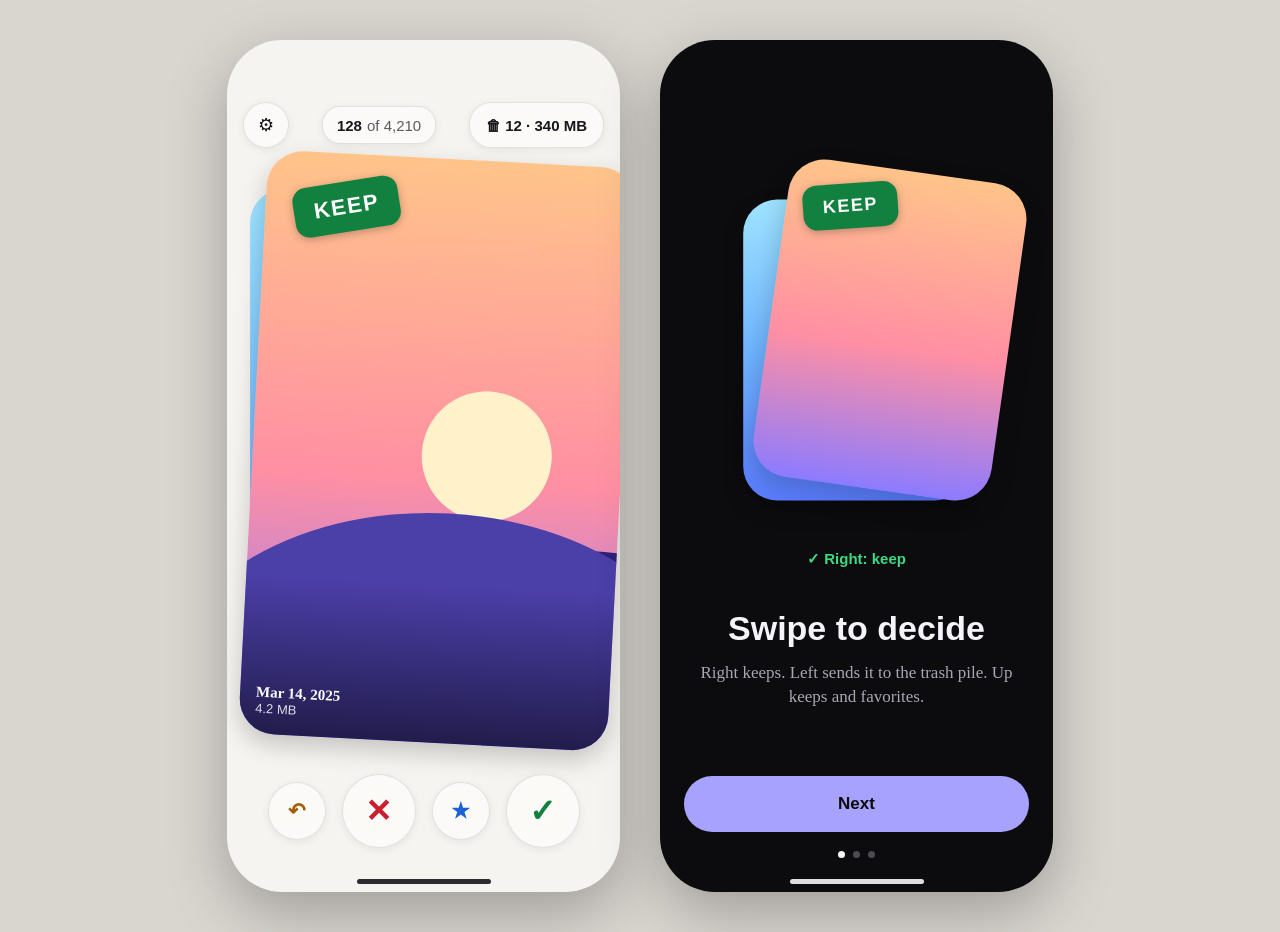
<file: marketing/direction/preview.html>
<!doctype html><meta charset=utf-8><title>Direction preview</title>
<style>
:root{--canvas:#F6F4F0;--ink:#17161B;--ink2:#5A5861;--accent:#4A3FD1;--onacc:#fff;--keep:#12803F;--del:#C8202F;--fav:#1B62D6;--undo:#A35C00;--surface:#fff}
@media (prefers-color-scheme:dark){:root.auto{--canvas:#0C0C0F;--ink:#F5F4F8;--ink2:#A9A7B2;--accent:#A8A2FF;--onacc:#0C0C0F;--keep:#3DDC84;--del:#FF6B72;--fav:#5AA2FF;--undo:#FFB84D}}
body{margin:0;background:#d9d6d0;font-family:-apple-system,"SF Pro Text",system-ui,sans-serif;display:flex;gap:40px;padding:40px;justify-content:center}
.dark{--canvas:#0C0C0F;--ink:#F5F4F8;--ink2:#A9A7B2;--accent:#A8A2FF;--onacc:#0C0C0F;--keep:#3DDC84;--del:#FF6B72;--fav:#5AA2FF;--undo:#FFB84D;--surface:#1B1B20}
.phone{width:393px;height:852px;background:var(--canvas);border-radius:55px;position:relative;overflow:hidden;color:var(--ink);box-shadow:0 20px 60px #0004;font-family:ui-rounded,"SF Pro Rounded",-apple-system,sans-serif}
.glass{background:rgba(255,255,255,.55);backdrop-filter:blur(20px) saturate(1.6);border:.5px solid rgba(0,0,0,.1);box-shadow:0 2px 8px #0001}
.dark .glass{background:rgba(60,60,70,.5);border-color:#fff2}
.top{position:absolute;top:62px;left:16px;right:16px;display:flex;justify-content:space-between;align-items:center}
.circ{width:44px;height:44px;border-radius:50%;display:grid;place-items:center;font-size:18px}
.cnt{height:36px;padding:0 14px;border-radius:18px;display:flex;align-items:center;font-weight:600;font-size:15px;gap:5px}
.cnt span{color:var(--ink2);font-weight:500}
.pill{height:44px;border-radius:22px;padding:0 16px;display:flex;align-items:center;gap:8px;font-weight:600;font-size:15px}
.card{position:absolute;left:12px;right:12px;top:118px;bottom:150px;border-radius:36px;overflow:hidden;box-shadow:0 10px 24px #0003;transform:rotate(3deg) translateX(14px);
background:linear-gradient(#FFC48A,#FF8FA3 55%,#8C7BFF)}
.card:before{content:"";position:absolute;width:130px;height:130px;border-radius:50%;background:#FFF1C9;right:70px;top:230px}
.card:after{content:"";position:absolute;left:-90px;right:-120px;bottom:-190px;height:420px;border-radius:50%;background:#4B3FA8;box-shadow:140px 90px 0 60px #2A2278}
.next{position:absolute;left:12px;right:12px;top:132px;bottom:150px;border-radius:36px;transform:scale(.94);background:linear-gradient(#9EE3FF,#6FB5FF 60%,#5A7CFF);opacity:1;overflow:hidden}
.stamp{position:absolute;z-index:3;left:28px;top:28px;padding:8px 16px;border-radius:14px;border:4px solid var(--keepf,#12803F);background:#12803F;color:#fff;font-weight:800;font-size:22px;letter-spacing:1.5px;transform:rotate(-12deg);box-shadow:0 2px 8px #0004}
.scrim{position:absolute;z-index:2;left:0;right:0;bottom:0;height:140px;background:linear-gradient(transparent,rgba(0,0,0,.55));color:#fff;padding:0 16px 18px;display:flex;flex-direction:column;justify-content:flex-end}
.scrim b{font-size:15px;font-family:-apple-system}.scrim i{font-style:normal;font-size:13px;opacity:.85;font-weight:500}
.bar{position:absolute;bottom:44px;left:0;right:0;display:flex;justify-content:center;align-items:center;gap:16px}
.btn{border-radius:50%;display:grid;place-items:center;font-size:26px;font-weight:700}
.b56{width:56px;height:56px;font-size:21px}.b72{width:72px;height:72px;font-size:32px}
.home{position:absolute;bottom:8px;left:50%;width:134px;height:5px;margin-left:-67px;border-radius:3px;background:var(--ink);opacity:.9}
h1{font-size:34px;line-height:1.1;text-align:center;margin:0 36px 14px}
p{font-size:17px;color:var(--ink2);text-align:center;margin:0 40px;line-height:1.4;font-family:-apple-system}
.cta{position:absolute;bottom:60px;left:24px;right:24px;height:56px;border-radius:28px;background:var(--accent);color:var(--onacc);display:grid;place-items:center;font-weight:600;font-size:17px}
.demo{position:absolute;top:130px;left:0;right:0;height:360px}
.demo .c{position:absolute;left:76px;width:240px;height:320px;border-radius:36px;overflow:hidden;box-shadow:0 10px 24px #0003}
.cap{position:absolute;top:510px;left:0;right:0;text-align:center;font-weight:600;color:var(--keep);font-size:15px}
.dots{position:absolute;bottom:34px;left:0;right:0;display:flex;justify-content:center;gap:8px}.dots u{width:7px;height:7px;border-radius:50%;background:var(--ink2);opacity:.4}.dots u:first-child{opacity:1;background:var(--ink)}
</style>
<body>
<div class=phone id=swipe>
 <div class=top><div class="circ glass">⚙︎</div><div class="cnt glass">128 <span>of 4,210</span></div><div class="pill glass">🗑 12 · 340 MB</div></div>
 <div class=next></div>
 <div class=card><div class=stamp>KEEP</div><div class=scrim><b>Mar 14, 2025</b><i>4.2 MB</i></div></div>
 <div class=bar>
  <div class="btn b56 glass" style="color:var(--undo)">↶</div>
  <div class="btn b72 glass" style="color:var(--del)">✕</div>
  <div class="btn b56 glass" style="color:var(--fav)">★</div>
  <div class="btn b72 glass" style="color:var(--keep)">✓</div>
 </div><div class=home></div>
</div>
<div class="phone dark" id=onb>
 <div class=demo>
  <div class=c style="top:20px;transform:scale(.94);background:linear-gradient(#9EE3FF,#6FB5FF,#5A7CFF)"></div>
  <div class=c style="top:0;transform:translateX(34px) rotate(8deg);background:linear-gradient(#FFC48A,#FF8FA3 55%,#8C7BFF)"><div class=stamp style="left:16px;top:20px;font-size:18px">KEEP</div></div>
 </div>
 <div class=cap>✓ Right: keep</div>
 <div style="position:absolute;top:570px;left:0;right:0"><h1>Swipe to decide</h1><p>Right keeps. Left sends it to the trash pile. Up keeps and favorites.</p></div>
 <div class=dots><u></u><u></u><u></u></div>
 <div class=cta>Next</div><div class=home></div>
</div>
</body>
</file>
